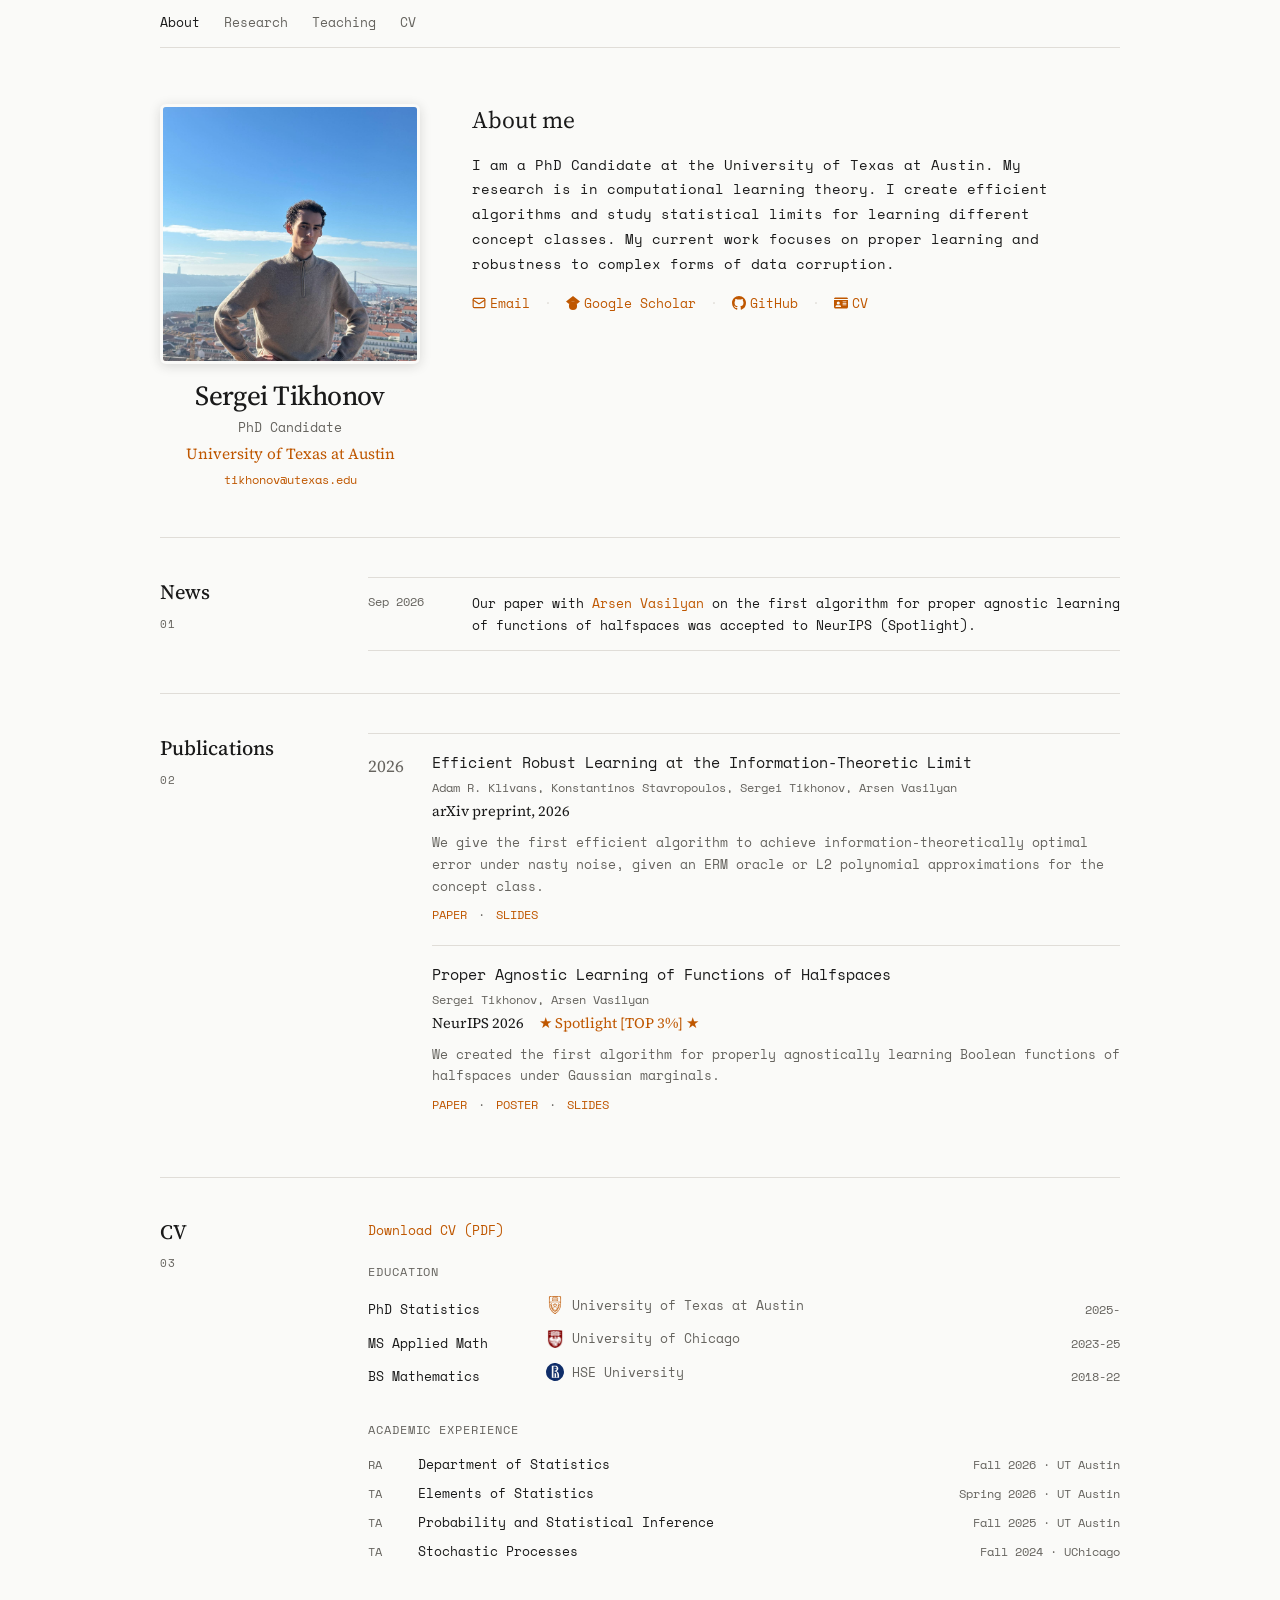
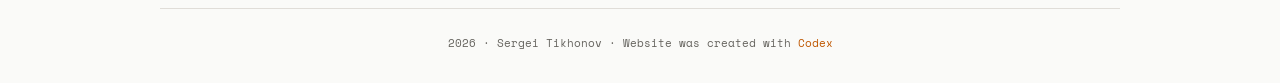
<file: index.html>
<!doctype html>
<html lang="en">
<head>
  <meta charset="utf-8">
  <meta name="viewport" content="width=device-width, initial-scale=1">
  <meta name="description" content="Sergei Tikhonov — PhD Candidate at the University of Texas at Austin working in computational learning theory.">
  <meta name="theme-color" content="#fafaf8">
  <title>Sergei Tikhonov</title>
  <link rel="icon" href="favicon.svg?v=6" type="image/svg+xml" sizes="any">
  <link rel="icon" href="favicon-32.png?v=6" type="image/png" sizes="32x32">
  <link rel="icon" href="favicon-512.png?v=6" type="image/png" sizes="512x512">
  <link rel="apple-touch-icon" href="apple-touch-icon.png?v=6" sizes="180x180">

  <!--
    Before publishing:
    1. Put your photo next to this file and name it portrait.jpg.
    2. Keep favicon.svg next to this file.
    3. Edit any text marked "Update this".
  -->

  <link rel="preconnect" href="https://fonts.googleapis.com">
  <link rel="preconnect" href="https://fonts.gstatic.com" crossorigin>
  <link href="https://fonts.googleapis.com/css2?family=Source+Serif+4:ital,opsz,wght@0,8..60,400;0,8..60,500;1,8..60,400&amp;family=Space+Mono:ital,wght@0,400;1,400&amp;display=swap" rel="stylesheet">

  <style>
    :root {
      color-scheme: light dark;
      --paper: light-dark(#fafaf8, #181816);
      --ink: light-dark(#1a1a1a, #efeee9);
      --muted: light-dark(#66645f, #aaa8a0);
      --orange: light-dark(#bf5700, #ec8b4e);
      --orange-hover: light-dark(#8f4100, #f2a06e);
      --rule: light-dark(#e0ddd8, #3c3b37);
      --photo: light-dark(#d9d6cf, #30312f);
    }

    * {
      box-sizing: border-box;
    }

    html {
      scroll-behavior: smooth;
    }

    body {
      margin: 0;
      overflow-x: hidden;
      background: var(--paper);
      color: var(--ink);
      font-family: "Space Mono", "Courier New", monospace;
      font-size: 15px;
      line-height: 1.6;
      -webkit-font-smoothing: antialiased;
    }

    a {
      color: var(--orange);
      text-decoration: none;
      text-underline-offset: 3px;
    }

    a:hover {
      color: var(--orange-hover);
    }

    a:focus-visible {
      outline: 2px solid var(--orange);
      outline-offset: 4px;
      border-radius: 2px;
    }

    .page {
      width: min(100%, 1008px);
      margin: 0 auto;
      padding: 0 24px;
    }

    .nav {
      display: flex;
      align-items: center;
      gap: 24px;
      min-height: 48px;
      border-bottom: 1px solid var(--rule);
      font-size: 0.8rem;
    }

    .nav-home {
      color: var(--ink);
    }

    .nav-links {
      display: flex;
      gap: 24px;
    }

    .nav-links a {
      color: var(--muted);
    }

    .nav-links a:hover {
      color: var(--orange);
    }

    .hero {
      display: grid;
      grid-template-columns: 264px minmax(0, 1fr);
      gap: 48px;
      align-items: start;
      padding: 56px 0 48px;
      border-bottom: 1px solid var(--rule);
    }

    .profile {
      width: 260px;
      text-align: center;
    }

    .portrait {
      position: relative;
      width: 260px;
      height: 260px;
      overflow: hidden;
      border: 3px solid var(--paper);
      border-radius: 6px;
      background:
        linear-gradient(145deg, transparent 0 55%, color-mix(in srgb, var(--orange) 22%, transparent) 56%),
        var(--photo);
      box-shadow: 0 2px 12px color-mix(in srgb, var(--ink) 15%, transparent);
    }

    .portrait img {
      position: absolute;
      inset: 0;
      z-index: 2;
      width: 100%;
      height: 100%;
      object-fit: cover;
    }

    .portrait-placeholder {
      position: absolute;
      inset: 0;
      display: grid;
      place-items: center;
      color: var(--muted);
      font-size: 0.7rem;
    }

    .profile h1,
    .section h2,
    .theme h3 {
      margin: 0;
      font-family: "Source Serif 4", Georgia, serif;
      font-weight: 500;
    }

    .profile h1 {
      margin-top: 15px;
      font-size: 1.72rem;
      line-height: 1.2;
      letter-spacing: -0.02em;
    }

    .subtitle {
      margin: 5px 0 0;
      color: var(--muted);
      font-size: 0.82rem;
    }

    .affiliation {
      margin: 4px 0 0;
      font-family: "Source Serif 4", Georgia, serif;
      font-size: 0.96rem;
      white-space: nowrap;
    }

    .email {
      margin: 4px 0 0;
      font-size: 0.72rem;
    }

    .statement {
      max-width: 600px;
      margin: 0;
      font-family: "Source Serif 4", Georgia, serif;
      font-size: 1.48rem;
      line-height: 1.38;
    }

    .bio {
      max-width: 620px;
      margin: 16px 0 0;
      font-size: 0.9rem;
      line-height: 1.72;
    }

    .contact {
      display: flex;
      flex-wrap: wrap;
      gap: 14px;
      align-items: center;
      margin-top: 16px;
      font-size: 0.82rem;
    }

    .contact a {
      display: inline-flex;
      gap: 4px;
      align-items: center;
    }

    .contact svg {
      width: 14px;
      height: 14px;
      flex-shrink: 0;
    }

    .separator {
      color: var(--rule);
    }

    .section {
      display: grid;
      grid-template-columns: 166px minmax(0, 1fr);
      gap: 42px;
      padding: 39px 0 42px;
      border-bottom: 1px solid var(--rule);
      scroll-margin-top: 18px;
    }

    .section-heading {
      padding-top: 1px;
    }

    .section h2 {
      font-size: 1.28rem;
      line-height: 1.45;
    }

    .section-index {
      display: block;
      margin-top: 7px;
      color: var(--muted);
      font-size: 0.7rem;
      letter-spacing: 0.08em;
    }

    .theme h3 {
      font-size: 1.14rem;
      line-height: 1.4;
    }

    .theme p {
      margin: 12px 0 0;
      font-size: 0.9rem;
      line-height: 1.72;
    }

    .news-list {
      border-top: 1px solid var(--rule);
    }

    .news-item {
      display: grid;
      grid-template-columns: 82px 1fr;
      gap: 22px;
      padding: 14px 0;
      border-bottom: 1px solid var(--rule);
      font-size: 0.84rem;
      line-height: 1.65;
    }

    .news-item time {
      color: var(--muted);
      font-size: 0.73rem;
      white-space: nowrap;
    }

    .year-group {
      display: grid;
      grid-template-columns: 64px 1fr;
      border-top: 1px solid var(--rule);
    }

    .year {
      margin: 0;
      padding-top: 19px;
      color: var(--muted);
      font-family: "Source Serif 4", Georgia, serif;
      font-size: 1.08rem;
      font-weight: 400;
    }

    .paper {
      padding: 18px 0 20px;
    }

    .year-papers {
      min-width: 0;
    }

    .year-papers .paper + .paper {
      border-top: 1px solid var(--rule);
    }

    .paper-title {
      margin: 0;
      font-size: 0.92rem;
      font-weight: 400;
      line-height: 1.48;
    }

    .paper-title a {
      color: var(--ink);
    }

    .paper-title a:hover {
      color: var(--orange);
    }

    .authors {
      margin: 4px 0 0;
      color: var(--muted);
      font-size: 0.78rem;
    }

    .venue {
      margin: 2px 0 0;
      font-family: "Source Serif 4", Georgia, serif;
      font-size: 0.91rem;
      font-style: normal;
    }

    .spotlight {
      display: inline-block;
      margin-left: 1em;
      color: var(--orange);
      white-space: nowrap;
    }

    .contribution {
      margin: 9px 0 0;
      color: var(--muted);
      font-size: 0.82rem;
      line-height: 1.65;
    }

    .paper-links {
      margin-top: 9px;
      font-size: 0.72rem;
      text-transform: uppercase;
    }

    .paper-link-separator {
      margin: 0 0.35em;
      color: var(--muted);
    }

    .cv-group + .cv-group {
      margin-top: 30px;
    }

    .cv-download {
      display: inline-block;
      margin: 0 0 22px;
      font-size: 0.82rem;
    }

    .cv-subheading {
      margin: 0 0 10px;
      color: var(--muted);
      font-size: 0.72rem;
      font-weight: 400;
      letter-spacing: 0.08em;
      text-transform: uppercase;
    }

    .cv-row {
      display: grid;
      gap: 18px;
      align-items: baseline;
      padding: 4px 0;
      font-size: 0.82rem;
    }

    .cv-education {
      grid-template-columns: 160px minmax(0, 1fr) auto;
    }

    .institution {
      display: flex;
      align-items: center;
      min-width: 0;
      color: var(--muted);
    }

    .school-icon {
      width: 18px;
      height: 18px;
      flex: 0 0 18px;
      margin-right: 8px;
      object-fit: contain;
    }

    .cv-year,
    .cv-role,
    .cv-meta {
      color: var(--muted);
      font-size: 0.72rem;
      white-space: nowrap;
    }

    .cv-experience {
      grid-template-columns: 32px minmax(0, 1fr) 174px;
    }

    .cv-meta {
      text-align: right;
    }

    .cv-experience > span:nth-child(2) {
      white-space: nowrap;
    }

    .footer {
      padding: 25px 0 31px;
      color: var(--muted);
      font-size: 0.7rem;
      text-align: center;
    }

    .codex {
      color: var(--orange);
    }

    @media (max-width: 760px) {
      .nav-links {
        gap: 15px;
      }

      .hero {
        grid-template-columns: 234px minmax(0, 1fr);
        gap: 30px;
      }

      .profile,
      .portrait {
        width: 230px;
      }

      .portrait {
        height: 230px;
      }

      .section {
        grid-template-columns: 148px minmax(0, 1fr);
        gap: 30px;
      }

      .cv-experience {
        grid-template-columns: 32px minmax(0, 1fr);
        gap: 3px 18px;
      }

      .cv-experience .cv-meta {
        grid-column: 2;
        text-align: left;
      }
    }

    @media (max-width: 680px) {
      .cv-education {
        grid-template-columns: minmax(0, 1fr) auto;
        gap: 3px 18px;
      }

      .cv-education .institution {
        grid-column: 1;
      }

      .cv-education .cv-year {
        grid-column: 2;
        grid-row: 1;
      }
    }

    @media (max-width: 560px) {
      .page {
        padding: 0 18px;
      }

      .nav {
        gap: 14px;
        min-height: 44px;
      }

      .nav-links {
        gap: 12px;
        font-size: 0.74rem;
      }

      .hero,
      .section {
        grid-template-columns: 1fr;
        gap: 25px;
      }

      .hero {
        padding: 35px 0 38px;
      }

      .profile,
      .portrait {
        width: 260px;
      }

      .profile {
        margin: 0 auto;
      }

      .portrait {
        height: 260px;
      }

      .section {
        padding: 32px 0 35px;
      }

      .section-heading {
        display: flex;
        align-items: baseline;
      }

      .section-index {
        display: inline;
        margin: 0 0 0 9px;
      }

      .year-group {
        grid-template-columns: 1fr;
      }

      .year {
        padding-bottom: 2px;
      }
    }

    @media (max-width: 480px) {
      .cv-experience > span:nth-child(2) {
        white-space: normal;
      }
    }

    @media (max-width: 390px) {
      .nav {
        align-items: flex-start;
        flex-direction: column;
        gap: 4px;
        padding: 9px 0 11px;
      }

      .news-item {
        grid-template-columns: 1fr;
        gap: 2px;
      }
    }
  </style>
</head>

<body>
  <main class="page">
    <header class="nav">
      <a class="nav-home" href="#about">About</a>
      <nav class="nav-links" aria-label="Primary navigation">
        <a href="research.html">Research</a>
        <a href="teaching.html">Teaching</a>
        <a href="#cv">CV</a>
      </nav>
    </header>

    <section class="hero" id="about">
      <div class="profile">
        <div class="portrait">
          <span class="portrait-placeholder">Add portrait.jpg</span>
          <img src="portrait.jpg" alt="Portrait of Sergei Tikhonov" onerror="this.style.display='none'">
        </div>
        <h1>Sergei Tikhonov</h1>
        <p class="subtitle">PhD Candidate</p>
        <p class="affiliation"><a href="https://www.utexas.edu/">University of Texas at Austin</a></p>
        <p class="email"><a href="mailto:tikhonov@utexas.edu">tikhonov@utexas.edu</a></p>
      </div>

      <div>
        <p class="statement">About me</p>
        <p class="bio">I am a PhD Candidate at the University of Texas at Austin. My research is in computational learning theory. I create efficient algorithms and study statistical limits for learning different concept classes. My current work focuses on proper learning and robustness to complex forms of data corruption.</p>
        <div class="contact" aria-label="Contact and academic links">
          <a href="mailto:tikhonov@utexas.edu">
            <svg viewBox="0 0 24 24" fill="none" stroke="currentColor" stroke-width="2" stroke-linecap="round" stroke-linejoin="round" aria-hidden="true" focusable="false">
              <rect x="2" y="4" width="20" height="16" rx="2"></rect>
              <path d="m22 7-8.97 5.7a1.94 1.94 0 0 1-2.06 0L2 7"></path>
            </svg>
            Email
          </a>
          <span class="separator">·</span>
          <a href="https://scholar.google.com/citations?user=8LWzpOkAAAAJ&amp;hl=en&amp;oi=sra" target="_blank" rel="noopener noreferrer">
            <svg viewBox="0 0 24 24" fill="currentColor" aria-hidden="true" focusable="false">
              <path d="M5.242 13.769 0 9.5 12 0l12 9.5-5.242 4.269C17.548 11.249 14.978 9.5 12 9.5c-2.977 0-5.548 1.748-6.758 4.269zM12 10a7 7 0 1 0 0 14 7 7 0 0 0 0-14z"></path>
            </svg>
            Google Scholar
          </a>
          <span class="separator">·</span>
          <a href="https://github.com/sstikhonov" target="_blank" rel="noopener noreferrer">
            <svg viewBox="0 0 24 24" fill="currentColor" aria-hidden="true" focusable="false">
              <path d="M12 0C5.37 0 0 5.37 0 12c0 5.31 3.435 9.795 8.205 11.385.6.105.825-.255.825-.57 0-.285-.015-1.23-.015-2.235-3.015.555-3.795-.735-4.035-1.41-.135-.345-.72-1.41-1.23-1.695-.42-.225-1.02-.78-.015-.795.945-.015 1.62.87 1.845 1.23 1.08 1.815 2.805 1.305 3.495.99.105-.78.42-1.305.765-1.605-2.67-.3-5.46-1.335-5.46-5.925 0-1.305.465-2.385 1.23-3.225-.12-.3-.54-1.53.12-3.18 0 0 1.005-.315 3.3 1.23.96-.27 1.98-.405 3-.405s2.04.135 3 .405c2.295-1.56 3.3-1.23 3.3-1.23.66 1.65.24 2.88.12 3.18.765.84 1.23 1.905 1.23 3.225 0 4.605-2.805 5.625-5.475 5.925.435.375.81 1.095.81 2.22 0 1.605-.015 2.895-.015 3.3 0 .315.225.69.825.57A12.02 12.02 0 0 0 24 12c0-6.63-5.37-12-12-12z"></path>
            </svg>
            GitHub
          </a>
          <span class="separator">·</span>
          <a href="#cv">
            <svg viewBox="0 0 576 512" fill="currentColor" aria-hidden="true" focusable="false">
              <path d="M0 96h576c0-35.3-28.7-64-64-64H64C28.7 32 0 60.7 0 96zm0 32v288c0 35.3 28.7 64 64 64h448c35.3 0 64-28.7 64-64V128H0zm64 277.3c0-29.5 23.9-53.3 53.3-53.3h117.3c29.5 0 53.3 23.9 53.3 53.3 0 5.9-4.8 10.7-10.7 10.7H74.7c-5.9 0-10.7-4.8-10.7-10.7zM176 192a64 64 0 1 1 0 128 64 64 0 1 1 0-128zm176 16c0-8.8 7.2-16 16-16h128c8.8 0 16 7.2 16 16s-7.2 16-16 16H368c-8.8 0-16-7.2-16-16zm0 64c0-8.8 7.2-16 16-16h128c8.8 0 16 7.2 16 16s-7.2 16-16 16H368c-8.8 0-16-7.2-16-16zm0 64c0-8.8 7.2-16 16-16h128c8.8 0 16 7.2 16 16s-7.2 16-16 16H368c-8.8 0-16-7.2-16-16z"></path>
            </svg>
            CV
          </a>
        </div>
      </div>
    </section>

    <section class="section" id="news">
      <div class="section-heading">
        <h2>News</h2>
        <span class="section-index">01</span>
      </div>
      <div class="news-list">
        <div class="news-item">
          <time datetime="2026-09">Sep 2026</time>
          <span>Our paper with <a href="https://www.vasilyan.net/">Arsen Vasilyan</a> on the first algorithm for proper agnostic learning of functions of halfspaces was accepted to NeurIPS (Spotlight).</span>
        </div>
        <!-- Update this: copy the news-item block above to add future news. -->
      </div>
    </section>

    <section class="section" id="publications">
      <div class="section-heading">
        <h2>Publications</h2>
        <span class="section-index">02</span>
      </div>
      <div class="year-group">
        <h3 class="year">2026</h3>
        <div class="year-papers">
          <article class="paper">
            <h4 class="paper-title">
              <a href="https://arxiv.org/abs/2609.17655">Efficient Robust Learning at the Information-Theoretic Limit</a>
            </h4>
            <p class="authors">Adam R. Klivans, Konstantinos Stavropoulos, Sergei Tikhonov, Arsen Vasilyan</p>
            <p class="venue">arXiv preprint, 2026</p>
            <p class="contribution">We give the first efficient algorithm to achieve information-theoretically optimal error under nasty noise, given an ERM oracle or L2 polynomial approximations for the concept class.</p>
            <div class="paper-links">
              <a href="https://arxiv.org/abs/2609.17655">Paper</a>
              <span class="paper-link-separator" aria-hidden="true">·</span>
              <a href="Nasty_Presentation_STOC_2027.pdf">Slides</a>
            </div>
          </article>

          <article class="paper">
            <h4 class="paper-title">
              <a href="https://arxiv.org/abs/2605.27594v1">Proper Agnostic Learning of Functions of Halfspaces</a>
            </h4>
            <p class="authors">Sergei Tikhonov, Arsen Vasilyan</p>
            <p class="venue">NeurIPS 2026<span class="spotlight"><span aria-hidden="true">★ </span>Spotlight [TOP 3%]<span aria-hidden="true"> ★</span></span></p>
            <p class="contribution">We created the first algorithm for properly agnostically learning Boolean functions of halfspaces under Gaussian marginals.</p>
            <div class="paper-links">
              <a href="https://arxiv.org/abs/2605.27594v1">Paper</a>
              <span class="paper-link-separator" aria-hidden="true">·</span>
              <a href="neurips-2026-poster.pdf">Poster</a>
              <span class="paper-link-separator" aria-hidden="true">·</span>
              <a href="neurips-2026-slides.pdf">Slides</a>
            </div>
          </article>
        </div>
      </div>
    </section>

    <section class="section" id="cv">
      <div class="section-heading">
        <h2>CV</h2>
        <span class="section-index">03</span>
      </div>

      <div>
        <a class="cv-download" href="output/pdf/sergei-tikhonov-cv.pdf" target="_blank" rel="noopener noreferrer">Download CV (PDF)</a>
        <div class="cv-group">
          <h3 class="cv-subheading">Education</h3>

          <div class="cv-row cv-education">
            <span>PhD Statistics</span>
            <span class="institution"><img class="school-icon" src="[data-uri]" alt="" aria-hidden="true">University of Texas at Austin</span>
            <span class="cv-year">2025-</span>
          </div>

          <div class="cv-row cv-education">
            <span>MS Applied Math</span>
            <span class="institution"><img class="school-icon" src="[data-uri]" alt="" aria-hidden="true">University of Chicago</span>
            <span class="cv-year">2023-25</span>
          </div>

          <div class="cv-row cv-education">
            <span>BS Mathematics</span>
            <span class="institution"><img class="school-icon" src="[data-uri]" alt="" aria-hidden="true">HSE University</span>
            <span class="cv-year">2018-22</span>
          </div>
        </div>

        <div class="cv-group">
          <h3 class="cv-subheading">Academic Experience</h3>

          <div class="cv-row cv-experience">
            <span class="cv-role">RA</span>
            <span>Department of Statistics</span>
            <span class="cv-meta">Fall 2026 · UT Austin</span>
          </div>

          <div class="cv-row cv-experience">
            <span class="cv-role">TA</span>
            <span>Elements of Statistics</span>
            <span class="cv-meta">Spring 2026 · UT Austin</span>
          </div>

          <div class="cv-row cv-experience">
            <span class="cv-role">TA</span>
            <span>Probability and Statistical Inference</span>
            <span class="cv-meta">Fall 2025 · UT Austin</span>
          </div>

          <div class="cv-row cv-experience">
            <span class="cv-role">TA</span>
            <span>Stochastic Processes</span>
            <span class="cv-meta">Fall 2024 · UChicago</span>
          </div>
        </div>
      </div>
    </section>

    <footer class="footer">2026 · Sergei Tikhonov · Website was created with <span class="codex">Codex</span></footer>
  </main>
</body>
</html>
</file>
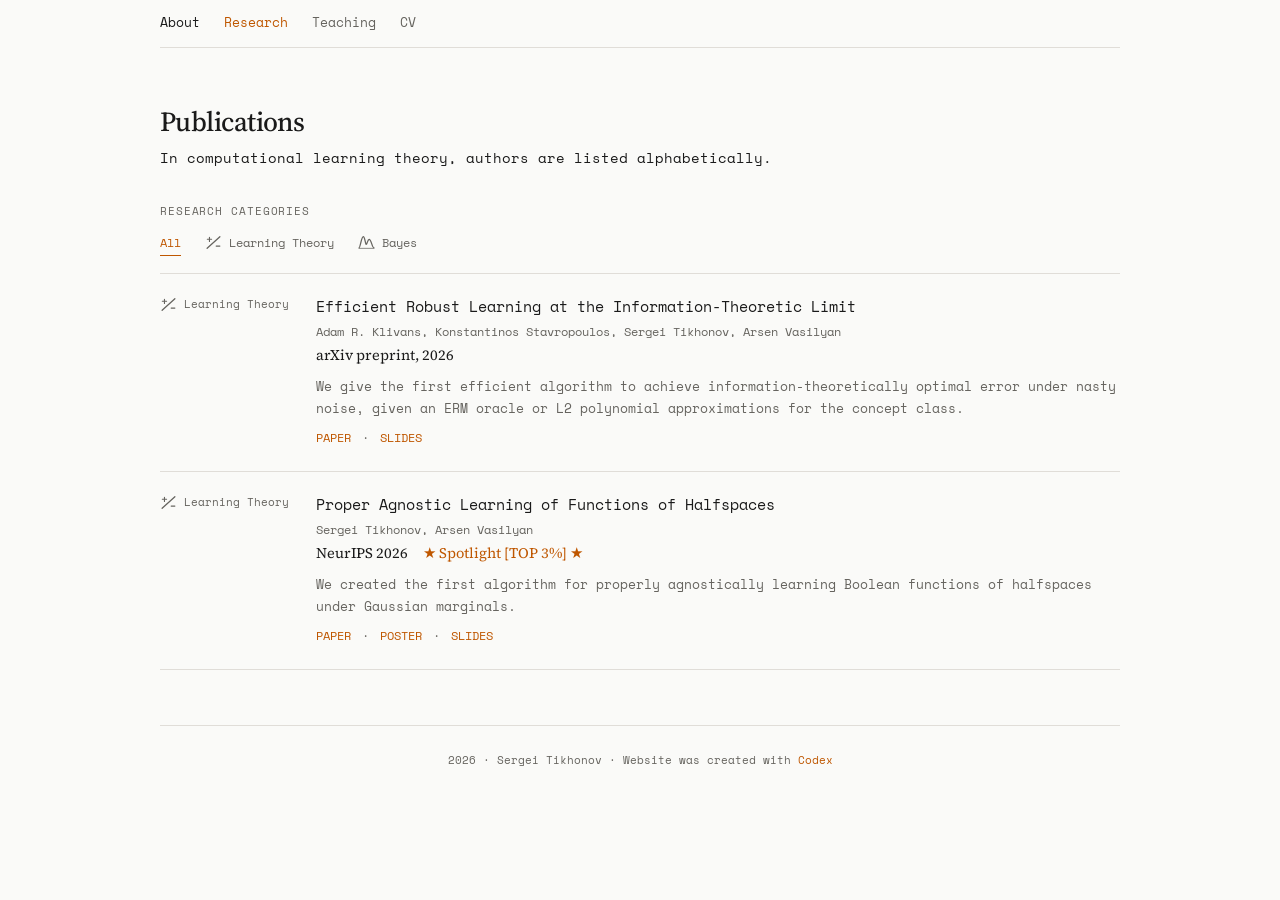
<file: research.html>
<!doctype html>
<html lang="en">
<head>
  <meta charset="utf-8">
  <meta name="viewport" content="width=device-width, initial-scale=1">
  <meta name="description" content="Publications of Sergei Tikhonov in computational learning theory.">
  <meta name="theme-color" content="#fafaf8">
  <title>Publications — Sergei Tikhonov</title>
  <link rel="icon" href="favicon.svg?v=6" type="image/svg+xml" sizes="any">
  <link rel="icon" href="favicon-32.png?v=6" type="image/png" sizes="32x32">
  <link rel="icon" href="favicon-512.png?v=6" type="image/png" sizes="512x512">
  <link rel="apple-touch-icon" href="apple-touch-icon.png?v=6" sizes="180x180">

  <link rel="preconnect" href="https://fonts.googleapis.com">
  <link rel="preconnect" href="https://fonts.gstatic.com" crossorigin>
  <link href="https://fonts.googleapis.com/css2?family=Source+Serif+4:ital,opsz,wght@0,8..60,400;0,8..60,500;1,8..60,400&amp;family=Space+Mono:ital,wght@0,400;1,400&amp;display=swap" rel="stylesheet">

  <style>
    :root {
      color-scheme: light dark;
      --paper: light-dark(#fafaf8, #181816);
      --ink: light-dark(#1a1a1a, #efeee9);
      --muted: light-dark(#66645f, #aaa8a0);
      --orange: light-dark(#bf5700, #ec8b4e);
      --orange-hover: light-dark(#8f4100, #f2a06e);
      --rule: light-dark(#e0ddd8, #3c3b37);
    }

    * {
      box-sizing: border-box;
    }

    body {
      margin: 0;
      overflow-x: hidden;
      background: var(--paper);
      color: var(--ink);
      font-family: "Space Mono", "Courier New", monospace;
      font-size: 15px;
      line-height: 1.6;
      -webkit-font-smoothing: antialiased;
    }

    a {
      color: var(--orange);
      text-decoration: none;
      text-underline-offset: 3px;
    }

    a:hover {
      color: var(--orange-hover);
    }

    a:focus-visible,
    button:focus-visible {
      outline: 2px solid var(--orange);
      outline-offset: 4px;
      border-radius: 2px;
    }

    .page {
      width: min(100%, 1008px);
      margin: 0 auto;
      padding: 0 24px;
    }

    .nav {
      display: flex;
      align-items: center;
      gap: 24px;
      min-height: 48px;
      border-bottom: 1px solid var(--rule);
      font-size: 0.8rem;
    }

    .nav-home {
      color: var(--ink);
    }

    .nav-links {
      display: flex;
      gap: 24px;
    }

    .nav-links a {
      color: var(--muted);
    }

    .nav-links a:hover,
    .nav-links .nav-current {
      color: var(--orange);
    }

    .symbol-library {
      position: absolute;
      width: 0;
      height: 0;
      overflow: hidden;
    }

    .publications-page {
      padding: 56px 0 55px;
      border-bottom: 1px solid var(--rule);
    }

    .publications-heading h1 {
      margin: 0;
      font-family: "Source Serif 4", Georgia, serif;
      font-size: 1.72rem;
      font-weight: 500;
      line-height: 1.25;
      letter-spacing: -0.02em;
    }

    .publication-intro {
      max-width: 670px;
      margin: 8px 0 31px;
      font-size: 0.9rem;
      line-height: 1.72;
    }

    .filter-label {
      margin: 0 0 10px;
      color: var(--muted);
      font-size: 0.7rem;
      letter-spacing: 0.08em;
      text-transform: uppercase;
    }

    .category-filters {
      display: flex;
      flex-wrap: wrap;
      gap: 8px 24px;
      padding-bottom: 17px;
      border-bottom: 1px solid var(--rule);
    }

    .filter-button {
      display: inline-flex;
      gap: 7px;
      align-items: center;
      margin: 0;
      padding: 4px 0 3px;
      border: 0;
      border-bottom: 1px solid transparent;
      border-radius: 0;
      background: transparent;
      color: var(--muted);
      cursor: pointer;
      font: inherit;
      font-size: 0.74rem;
      line-height: 1.5;
    }

    .filter-button:hover {
      color: var(--ink);
    }

    .filter-button[aria-pressed="true"] {
      border-bottom-color: var(--orange);
      color: var(--orange);
    }

    .category-icon {
      width: 17px;
      height: 17px;
      flex: 0 0 17px;
      overflow: visible;
    }

    .paper {
      display: grid;
      grid-template-columns: 132px minmax(0, 1fr);
      gap: 24px;
      padding: 22px 0 24px;
      border-bottom: 1px solid var(--rule);
    }

    .paper-category {
      display: inline-flex;
      gap: 7px;
      align-items: center;
      align-self: start;
      color: var(--muted);
      font-size: 0.7rem;
      line-height: 1.45;
    }

    .paper-title {
      margin: 0;
      font-size: 0.92rem;
      font-weight: 400;
      line-height: 1.5;
    }

    .paper-title a {
      color: var(--ink);
    }

    .paper-title a:hover {
      color: var(--orange);
    }

    .authors {
      margin: 4px 0 0;
      color: var(--muted);
      font-size: 0.78rem;
    }

    .venue {
      margin: 2px 0 0;
      font-family: "Source Serif 4", Georgia, serif;
      font-size: 0.91rem;
      font-style: normal;
    }

    .spotlight {
      display: inline-block;
      margin-left: 1em;
      color: var(--orange);
      white-space: nowrap;
    }

    .contribution {
      margin: 9px 0 0;
      color: var(--muted);
      font-size: 0.82rem;
      line-height: 1.65;
    }

    .paper-links {
      margin-top: 9px;
      font-size: 0.72rem;
      text-transform: uppercase;
    }

    .paper-link-separator {
      margin: 0 0.35em;
      color: var(--muted);
    }

    .empty-state {
      margin: 0;
      padding: 28px 0 7px;
      color: var(--muted);
      font-family: "Source Serif 4", Georgia, serif;
      font-size: 1rem;
    }

    .footer {
      padding: 25px 0 31px;
      color: var(--muted);
      font-size: 0.7rem;
      text-align: center;
    }

    .codex {
      color: var(--orange);
    }

    [hidden] {
      display: none !important;
    }

    @media (max-width: 760px) {
      .nav-links {
        gap: 15px;
      }
    }

    @media (max-width: 560px) {
      .page {
        padding: 0 18px;
      }

      .nav {
        gap: 14px;
        min-height: 44px;
      }

      .nav-links {
        gap: 12px;
        font-size: 0.74rem;
      }

      .publications-page {
        padding: 38px 0 39px;
      }

      .paper {
        grid-template-columns: 1fr;
        gap: 10px;
      }
    }

    @media (max-width: 390px) {
      .nav {
        align-items: flex-start;
        flex-direction: column;
        gap: 4px;
        padding: 9px 0 11px;
      }

      .category-filters {
        align-items: flex-start;
        flex-direction: column;
        gap: 4px;
      }
    }
  </style>
</head>

<body>
  <main class="page">
    <header class="nav">
      <a class="nav-home" href="index.html#about">About</a>
      <nav class="nav-links" aria-label="Primary navigation">
        <a class="nav-current" href="research.html" aria-current="page">Research</a>
        <a href="teaching.html">Teaching</a>
        <a href="index.html#cv">CV</a>
      </nav>
    </header>

    <svg class="symbol-library" aria-hidden="true" focusable="false">
      <defs>
        <symbol id="icon-bayes" viewBox="0 0 16 16">
          <g fill="none" stroke="currentColor" stroke-linecap="round" stroke-linejoin="round">
            <path d="M1 13C2.2 13 3.1 2.5 5 2.5c1.4 0 1.8 6.3 2.6 7.1.8.8 1.5-4.5 2.9-4.5 2 0 2.8 7.9 4.5 7.9" stroke-width="1.2"></path>
            <path d="M1 13.5h14" stroke-width=".7"></path>
          </g>
        </symbol>

        <symbol id="icon-proper-learning" viewBox="0 0 16 16">
          <g fill="none" stroke="currentColor" stroke-linecap="round" stroke-linejoin="round">
            <path d="M2 13.5 14 2.5" stroke-width="1.2"></path>
            <path d="M4.2 3v4M2.2 5h4M10.5 11.4h3.5" stroke-width="1.05"></path>
          </g>
        </symbol>
      </defs>
    </svg>

    <section class="publications-page" id="publications">
      <header class="publications-heading">
        <h1>Publications</h1>
        <p class="publication-intro">In computational learning theory, authors are listed alphabetically.</p>
      </header>

      <div>
        <p class="filter-label">Research categories</p>
        <div class="category-filters" aria-label="Filter publications by research category">
          <button class="filter-button" type="button" data-filter="all" aria-pressed="true">All</button>

          <button class="filter-button" type="button" data-filter="learning-theory" aria-pressed="false">
            <svg class="category-icon" aria-hidden="true" focusable="false"><use href="#icon-proper-learning"></use></svg>
            Learning Theory
          </button>

          <button class="filter-button" type="button" data-filter="bayes" aria-pressed="false">
            <svg class="category-icon" aria-hidden="true" focusable="false"><use href="#icon-bayes"></use></svg>
            Bayes
          </button>

        </div>

        <div id="publication-list">
          <article class="paper" data-categories="learning-theory">
            <div class="paper-category">
              <svg class="category-icon" aria-hidden="true" focusable="false"><use href="#icon-proper-learning"></use></svg>
              <span>Learning Theory</span>
            </div>

            <div>
              <h3 class="paper-title">
                <a href="https://arxiv.org/abs/2609.17655" target="_blank" rel="noopener noreferrer">Efficient Robust Learning at the Information-Theoretic Limit</a>
              </h3>
              <p class="authors">Adam R. Klivans, Konstantinos Stavropoulos, Sergei Tikhonov, Arsen Vasilyan</p>
              <p class="venue">arXiv preprint, 2026</p>
              <p class="contribution">We give the first efficient algorithm to achieve information-theoretically optimal error under nasty noise, given an ERM oracle or L2 polynomial approximations for the concept class.</p>
              <div class="paper-links">
                <a href="https://arxiv.org/abs/2609.17655" target="_blank" rel="noopener noreferrer">Paper</a>
                <span class="paper-link-separator" aria-hidden="true">·</span>
                <a href="Nasty_Presentation_STOC_2027.pdf" target="_blank" rel="noopener noreferrer">Slides</a>
              </div>
            </div>
          </article>

          <article class="paper" data-categories="learning-theory">
            <div class="paper-category">
              <svg class="category-icon" aria-hidden="true" focusable="false"><use href="#icon-proper-learning"></use></svg>
              <span>Learning Theory</span>
            </div>

            <div>
              <h3 class="paper-title">
                <a href="https://arxiv.org/abs/2605.27594v1" target="_blank" rel="noopener noreferrer">Proper Agnostic Learning of Functions of Halfspaces</a>
              </h3>
              <p class="authors">Sergei Tikhonov, Arsen Vasilyan</p>
              <p class="venue">NeurIPS 2026<span class="spotlight"><span aria-hidden="true">★ </span>Spotlight [TOP 3%]<span aria-hidden="true"> ★</span></span></p>
              <p class="contribution">We created the first algorithm for properly agnostically learning Boolean functions of halfspaces under Gaussian marginals.</p>
              <div class="paper-links">
                <a href="https://arxiv.org/abs/2605.27594v1" target="_blank" rel="noopener noreferrer">Paper</a>
                <span class="paper-link-separator" aria-hidden="true">·</span>
                <a href="neurips-2026-poster.pdf" target="_blank" rel="noopener noreferrer">Poster</a>
                <span class="paper-link-separator" aria-hidden="true">·</span>
                <a href="neurips-2026-slides.pdf" target="_blank" rel="noopener noreferrer">Slides</a>
              </div>
            </div>
          </article>
        </div>

        <p class="empty-state" id="empty-state" aria-live="polite" hidden>No publications in this category yet.</p>
      </div>
    </section>

    <footer class="footer">2026 · Sergei Tikhonov · Website was created with <span class="codex">Codex</span></footer>
  </main>

  <script>
    const filterButtons = [...document.querySelectorAll("[data-filter]")];
    const papers = [...document.querySelectorAll("[data-categories]")];
    const emptyState = document.querySelector("#empty-state");
    const categoryNames = {
      "learning-theory": "Learning Theory",
      bayes: "Bayes"
    };

    filterButtons.forEach((button) => {
      button.addEventListener("click", () => {
        const selectedFilter = button.dataset.filter;
        let visiblePapers = 0;

        filterButtons.forEach((candidate) => {
          candidate.setAttribute("aria-pressed", String(candidate === button));
        });

        papers.forEach((paper) => {
          const categories = paper.dataset.categories.split(/\s+/);
          const isVisible = selectedFilter === "all" || categories.includes(selectedFilter);
          paper.hidden = !isVisible;
          visiblePapers += Number(isVisible);
        });

        if (visiblePapers === 0) {
          emptyState.textContent = `No publications in ${categoryNames[selectedFilter]} yet.`;
          emptyState.hidden = false;
        } else {
          emptyState.hidden = true;
        }
      });
    });
  </script>
</body>
</html>
</file>
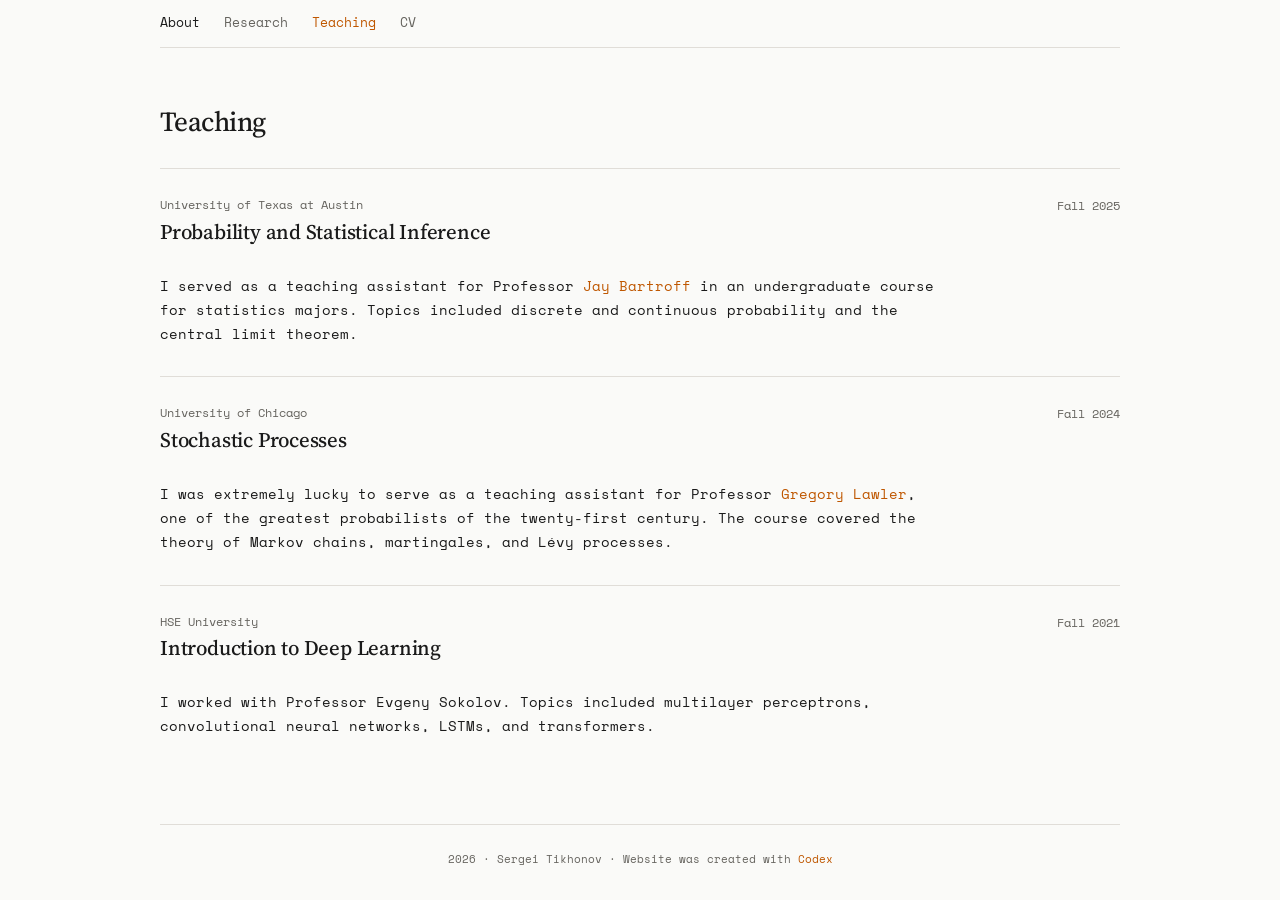
<file: teaching.html>
<!doctype html>
<html lang="en">
<head>
  <meta charset="utf-8">
  <meta name="viewport" content="width=device-width, initial-scale=1">
  <meta name="description" content="Teaching experience of Sergei Tikhonov at the University of Texas at Austin and the University of Chicago.">
  <meta name="theme-color" content="#fafaf8">
  <title>Teaching — Sergei Tikhonov</title>
  <link rel="icon" href="favicon.svg?v=6" type="image/svg+xml" sizes="any">
  <link rel="icon" href="favicon-32.png?v=6" type="image/png" sizes="32x32">
  <link rel="icon" href="favicon-512.png?v=6" type="image/png" sizes="512x512">
  <link rel="apple-touch-icon" href="apple-touch-icon.png?v=6" sizes="180x180">

  <link rel="preconnect" href="https://fonts.googleapis.com">
  <link rel="preconnect" href="https://fonts.gstatic.com" crossorigin>
  <link href="https://fonts.googleapis.com/css2?family=Source+Serif+4:ital,opsz,wght@0,8..60,400;0,8..60,500;1,8..60,400&amp;family=Space+Mono:ital,wght@0,400;1,400&amp;display=swap" rel="stylesheet">

  <style>
    :root {
      color-scheme: light dark;
      --paper: light-dark(#fafaf8, #181816);
      --ink: light-dark(#1a1a1a, #efeee9);
      --muted: light-dark(#66645f, #aaa8a0);
      --orange: light-dark(#bf5700, #ec8b4e);
      --orange-hover: light-dark(#8f4100, #f2a06e);
      --rule: light-dark(#e0ddd8, #3c3b37);
    }

    * {
      box-sizing: border-box;
    }

    body {
      margin: 0;
      overflow-x: hidden;
      background: var(--paper);
      color: var(--ink);
      font-family: "Space Mono", "Courier New", monospace;
      font-size: 15px;
      line-height: 1.6;
      -webkit-font-smoothing: antialiased;
    }

    a {
      color: var(--orange);
      text-decoration: none;
      text-underline-offset: 3px;
    }

    a:hover {
      color: var(--orange-hover);
    }

    a:focus-visible {
      outline: 2px solid var(--orange);
      outline-offset: 4px;
      border-radius: 2px;
    }

    .page {
      width: min(100%, 1008px);
      margin: 0 auto;
      padding: 0 24px;
    }

    .nav {
      display: flex;
      align-items: center;
      gap: 24px;
      min-height: 48px;
      border-bottom: 1px solid var(--rule);
      font-size: 0.8rem;
    }

    .nav-home {
      color: var(--ink);
    }

    .nav-links {
      display: flex;
      gap: 24px;
    }

    .nav-links a {
      color: var(--muted);
    }

    .nav-links a:hover,
    .nav-links .nav-current {
      color: var(--orange);
    }

    .teaching-page {
      padding: 56px 0 55px;
      border-bottom: 1px solid var(--rule);
    }

    .teaching-heading h1 {
      margin: 0;
      font-family: "Source Serif 4", Georgia, serif;
      font-size: 1.72rem;
      font-weight: 500;
      line-height: 1.25;
      letter-spacing: -0.02em;
    }

    .course-list {
      margin-top: 30px;
      border-top: 1px solid var(--rule);
    }

    .course {
      display: grid;
      grid-template-columns: minmax(0, 1fr) auto;
      gap: 10px 42px;
      padding: 27px 0 30px;
      border-bottom: 1px solid var(--rule);
    }

    .course:last-child {
      border-bottom: 0;
    }

    .institution {
      margin: 0;
      color: var(--muted);
      font-size: 0.74rem;
      line-height: 1.5;
    }

    .course h2 {
      margin: 4px 0 0;
      font-family: "Source Serif 4", Georgia, serif;
      font-size: 1.3rem;
      font-weight: 500;
      line-height: 1.35;
      letter-spacing: -0.01em;
    }

    .term {
      grid-column: 2;
      grid-row: 1 / span 2;
      margin: 1px 0 0;
      color: var(--muted);
      font-size: 0.74rem;
      white-space: nowrap;
    }

    .description {
      grid-column: 1 / -1;
      max-width: 790px;
      margin: 8px 0 0;
      font-size: 0.86rem;
      line-height: 1.75;
    }

    .footer {
      padding: 25px 0 31px;
      color: var(--muted);
      font-size: 0.7rem;
      text-align: center;
    }

    .codex {
      color: var(--orange);
    }

    @media (max-width: 760px) {
      .nav-links {
        gap: 15px;
      }
    }

    @media (max-width: 560px) {
      .page {
        padding: 0 18px;
      }

      .nav {
        gap: 14px;
        min-height: 44px;
      }

      .nav-links {
        gap: 12px;
        font-size: 0.74rem;
      }

      .teaching-page {
        padding: 38px 0 39px;
      }

      .course {
        grid-template-columns: 1fr;
        gap: 0;
        padding: 24px 0 27px;
      }

      .term {
        grid-column: 1;
        grid-row: auto;
        margin-top: 8px;
      }

      .description {
        grid-column: 1;
        margin-top: 12px;
      }
    }

    @media (max-width: 390px) {
      .nav {
        align-items: flex-start;
        flex-direction: column;
        gap: 4px;
        padding: 9px 0 11px;
      }
    }
  </style>
</head>

<body>
  <main class="page">
    <header class="nav">
      <a class="nav-home" href="index.html#about">About</a>
      <nav class="nav-links" aria-label="Primary navigation">
        <a href="research.html">Research</a>
        <a class="nav-current" href="teaching.html" aria-current="page">Teaching</a>
        <a href="index.html#cv">CV</a>
      </nav>
    </header>

    <section class="teaching-page" id="teaching">
      <header class="teaching-heading">
        <h1>Teaching</h1>
      </header>

      <div class="course-list">
        <article class="course">
          <div>
            <p class="institution">University of Texas at Austin</p>
            <h2>Probability and Statistical Inference</h2>
          </div>
          <p class="term">Fall 2025</p>
          <p class="description">I served as a teaching assistant for Professor <a href="https://jaybartroff.com/" target="_blank" rel="noopener noreferrer">Jay Bartroff</a> in an undergraduate course for statistics majors. Topics included discrete and continuous probability and the central limit theorem.</p>
        </article>

        <article class="course">
          <div>
            <p class="institution">University of Chicago</p>
            <h2>Stochastic Processes</h2>
          </div>
          <p class="term">Fall 2024</p>
          <p class="description">I was extremely lucky to serve as a teaching assistant for Professor <a href="https://math.uchicago.edu/~lawler/" target="_blank" rel="noopener noreferrer">Gregory Lawler</a>, one of the greatest probabilists of the twenty-first century. The course covered the theory of Markov chains, martingales, and Lévy processes.</p>
        </article>

        <article class="course">
          <div>
            <p class="institution">HSE University</p>
            <h2>Introduction to Deep Learning</h2>
          </div>
          <p class="term">Fall 2021</p>
          <p class="description">I worked with Professor Evgeny Sokolov. Topics included multilayer perceptrons, convolutional neural networks, LSTMs, and transformers.</p>
        </article>
      </div>
    </section>

    <footer class="footer">2026 · Sergei Tikhonov · Website was created with <span class="codex">Codex</span></footer>
  </main>
</body>
</html>
</file>
